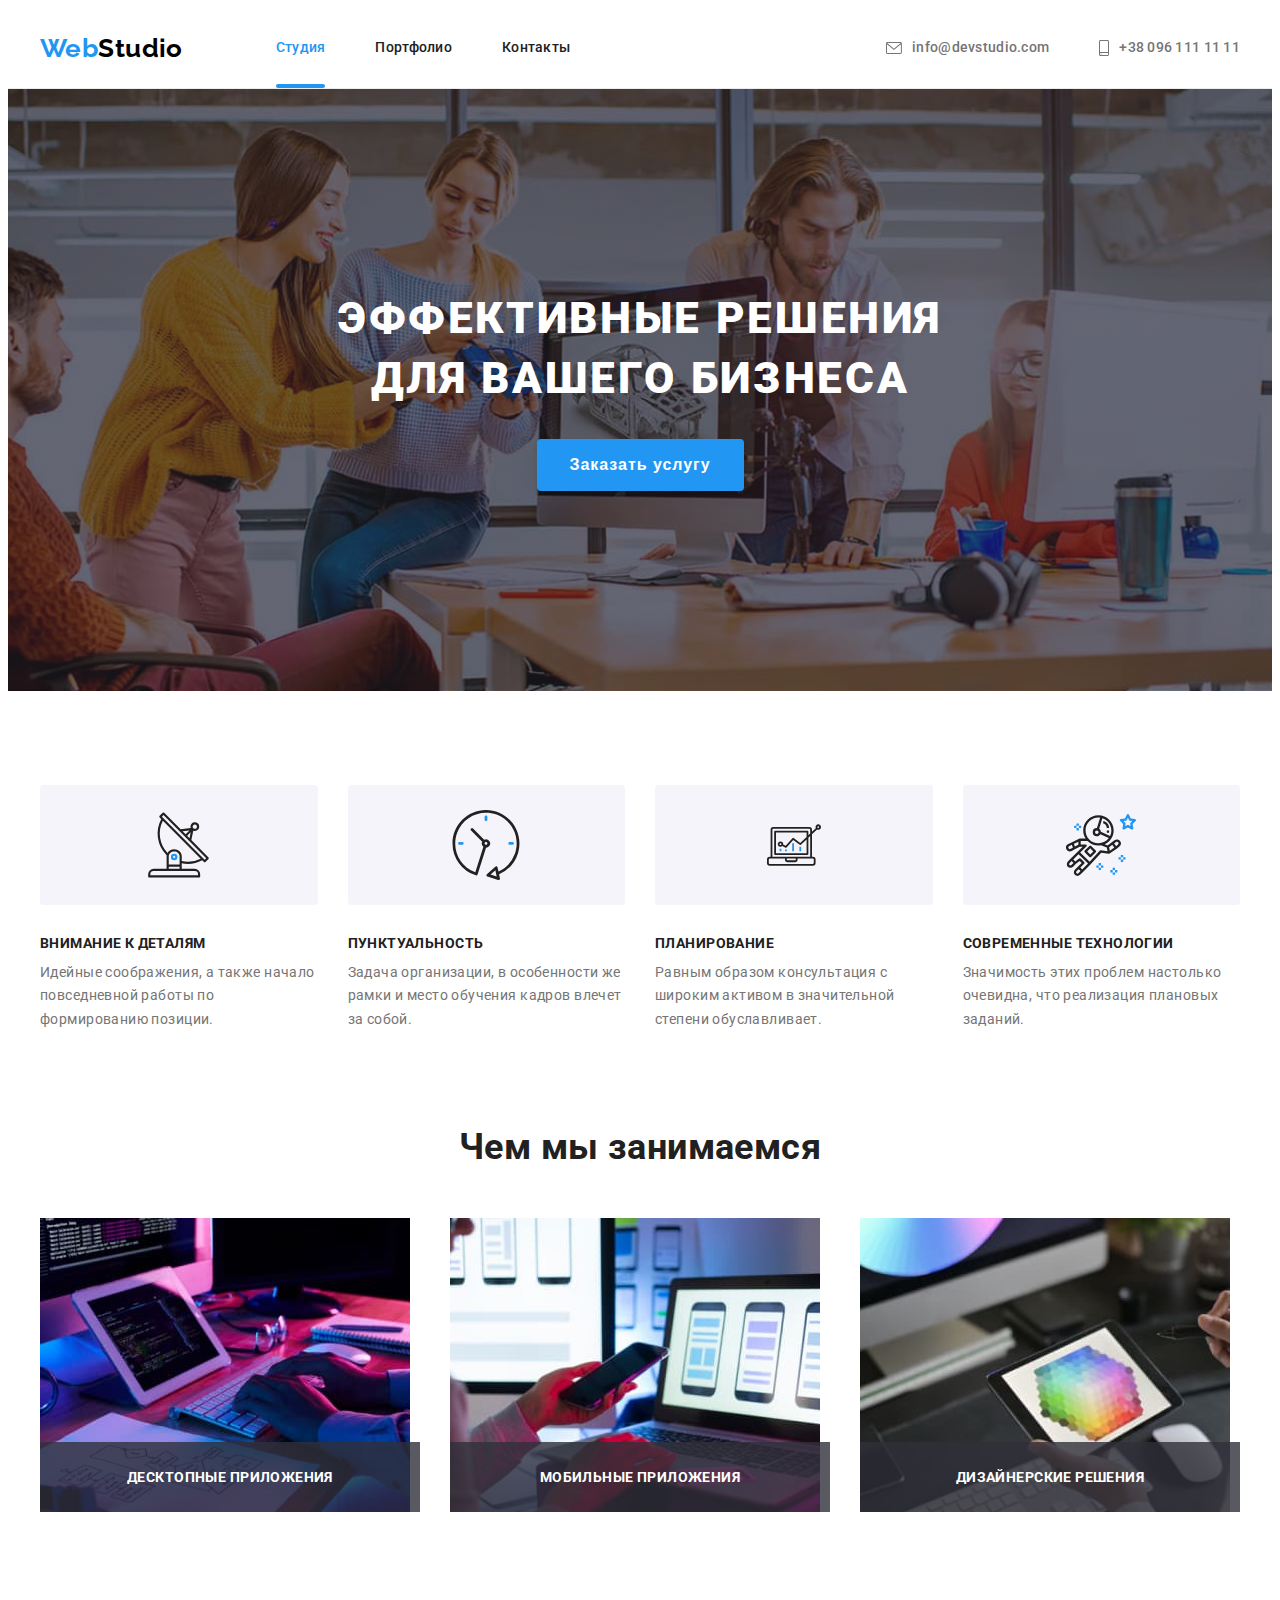
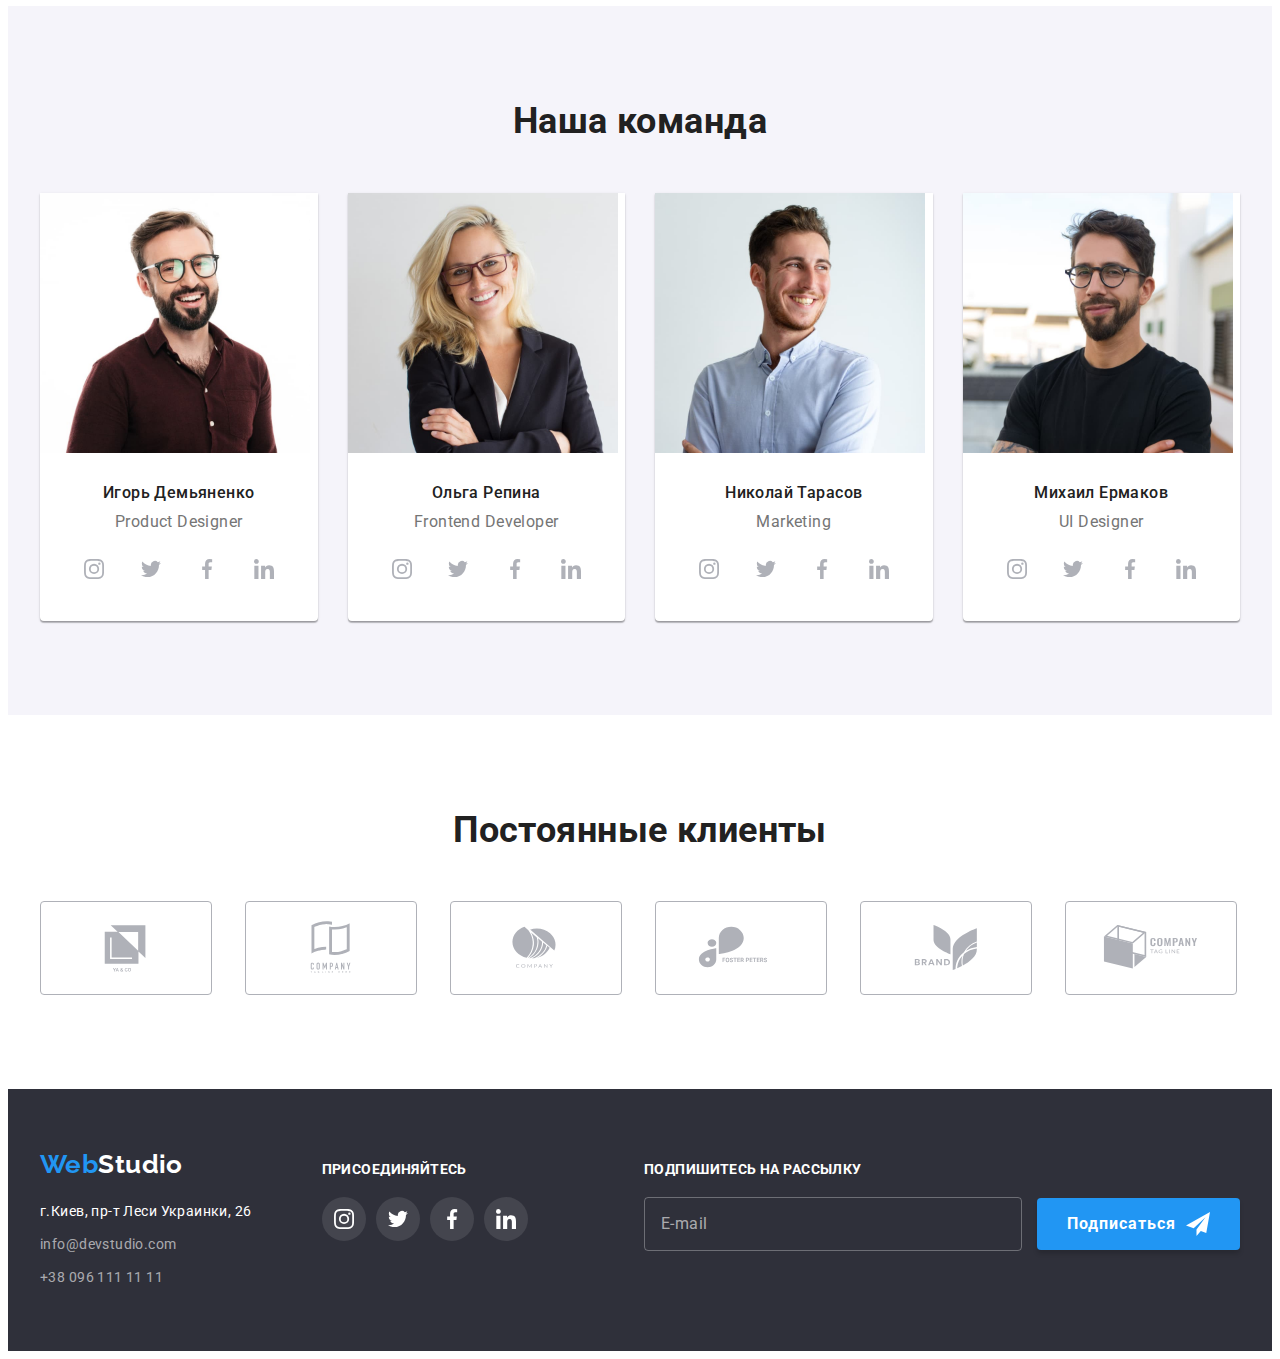
<file: index.html>
<!DOCTYPE html>
<html lang="ru">
  <head>
    <meta charset="UTF-8" />
    <meta http-equiv="X-UA-Compatible" content="IE=edge" />
    <meta name="viewport" content="width=device-width, initial-scale=1.0" />
    <title>Студия</title>
    <link
      rel="stylesheet"
      href="https://cdnjs.cloudflare.com/ajax/libs/modern-normalize/1.0.0/modern-normalize.min.css"
      integrity="sha512-ISS7cAi1PEhQ8jnbJpJZMd29NlhNj4AWYyLOSp2CE/CsHxTCu+r+t0D2yoJudVrd0/8fTVPUVDzY5Tvli75u/g=="
      crossorigin="anonymous"
    />
    <link rel="preconnect" href="https://fonts.gstatic.com" />
    <link
      href="https://fonts.googleapis.com/css2?family=Raleway:wght@700&family=Roboto:wght@400;500;700;900&display=swap"
      rel="stylesheet"
    />
    <link
      rel="stylesheet"
      href="https://cdnjs.cloudflare.com/ajax/libs/animate.css/4.1.1/animate.min.css"
    />
    <link rel="stylesheet" href="./css/main.min.css" />
  </head>
  <body>
    <!--Header page-->
    <header class="header">
      <div class="container header-container">
        <!--Navigation-->
        <nav class="header__nav">
          <!--Header logo-->
          <a class="logo header__logo common-links" href="./index.html" lang="en"
            ><span class="logo__web">Web</span>Studio</a
          >
          <!--Menu-->
          <ul class="menu common-lists">
            <li class="menu__item">
              <a class="menu__link common-links current" href="./index.html">Студия</a>
            </li>
            <li class="menu__item">
              <a class="menu__link common-links" href="./portfolio.html">Портфолио</a>
            </li>
            <li class="menu__item">
              <a class="menu__link common-links" href="">Контакты</a>
            </li>
          </ul>
        </nav>
        <!--Header contacts-->
        <ul class="contacts common-lists">
          <li class="contacts__mail">
            <a class="contacts__mail-link common-links" href="mailto:info@devstudio.com"
              ><svg class="contacts__mail-icon">
                <use href="./images/icons.svg#icon-envelope"></use>
              </svg>
              info@devstudio.com</a
            >
          </li>
          <li class="contacts__tel">
            <a class="contacts__tel-link common-links" href="tel:+380961111111">
              <svg class="contacts__tel-icon">
                <use href="./images/icons.svg#icon-smartphone"></use>
              </svg>
              +38 096 111 11 11
            </a>
          </li>
        </ul>
      </div>
    </header>
    <!--Main content-->
    <main class="main-content">
      <!--Hero-->
      <section class="hero">
        <div class="container">
          <h1 class="main-title">
            Эффективные решения <br />
            для вашего бизнеса
          </h1>
          <button class="order-button" type="button" data-modal-open>Заказать услугу</button>
        </div>
      </section>
      <!--Benefits company-->
      <section class="benefits-section section">
        <div class="container">
          <ul class="benefits-list common-lists">
            <li class="benefits-item icon-attention">
              <h3 class="benefits-title">Внимание к деталям</h3>
              <p class="benefits-text">
                Идейные соображения, а также начало повседневной работы по формированию позиции.
              </p>
            </li>
            <li class="benefits-item icon-punctuality">
              <h3 class="benefits-title">Пунктуальность</h3>
              <p class="benefits-text">
                Задача организации, в особенности же рамки и место обучения кадров влечет за собой.
              </p>
            </li>
            <li class="benefits-item icon-planning">
              <h3 class="benefits-title">Планирование</h3>
              <p class="benefits-text">
                Равным образом консультация с широким активом в значительной степени обуславливает.
              </p>
            </li>
            <li class="benefits-item icon-technologies">
              <h3 class="benefits-title">Современные технологии</h3>
              <p class="benefits-text">
                Значимость этих проблем настолько очевидна, что реализация плановых заданий.
              </p>
            </li>
          </ul>
        </div>
      </section>
      <!--Activities company-->
      <section class="activities section">
        <div class="container">
          <h2 class="activities-title">Чем мы занимаемся</h2>
          <ul class="activities-list common-lists">
            <li class="activities-item">
              <div class="activities-container-img">
                <img
                  src="./images/box1.jpg"
                  alt="написание кода на комьютере"
                  width="370"
                  height="294"
                />
                <h3 class="activities-title-img">Десктопные приложения</h3>
              </div>
            </li>
            <li class="activities-item">
              <div class="activities-container-img">
                <img
                  src="./images/box2.jpg"
                  alt="разработка интерфеса для мобильного устройства "
                  width="370"
                  height="294"
                />
                <h3 class="activities-title-img">Мобильные приложения</h3>
              </div>
            </li>
            <li class="activities-item">
              <div class="activities-container-img">
                <img
                  src="./images/box3.jpg"
                  alt="разработка графического дизайна на планшете"
                  width="370"
                  height="294"
                />
                <h3 class="activities-title-img">Дизайнерские решения</h3>
              </div>
            </li>
          </ul>
        </div>
      </section>
      <!--Team-->
      <section class="team section">
        <div class="container">
          <h2 class="team-title">Наша команда</h2>
          <ul class="team-list common-lists">
            <li class="team-item">
              <img src="./images/img1.jpg" alt="Фото Игорь Демьяненко" width="270" height="260" />
              <div class="team-item-content">
                <h4 class="name-title">Игорь Демьяненко</h4>
                <p class="position" lang="en">Product Designer</p>
                <ul class="social-list common-lists">
                  <li class="social-list-item">
                    <a href="" class="social-list-link common-links">
                      <svg class="social-list-icon">
                        <use href="./images/icons.svg#icon-instagram"></use>
                      </svg>
                    </a>
                  </li>
                  <li class="social-list-item">
                    <a href="" class="social-list-link common-links">
                      <svg class="social-list-icon">
                        <use href="./images/icons.svg#icon-twitter"></use>
                      </svg>
                    </a>
                  </li>
                  <li class="social-list-item">
                    <a href="" class="social-list-link common-links">
                      <svg class="social-list-icon">
                        <use href="./images/icons.svg#icon-facebook"></use>
                      </svg>
                    </a>
                  </li>
                  <li class="social-list-item">
                    <a href="" class="social-list-link common-links">
                      <svg class="social-list-icon">
                        <use href="./images/icons.svg#icon-linkedin"></use>
                      </svg>
                    </a>
                  </li>
                </ul>
              </div>
            </li>
            <li class="team-item">
              <img src="./images/img2.jpg" alt="Фото Ольга Репина" width="270" height="260" />
              <div class="team-item-content">
                <h4 class="name-title">Ольга Репина</h4>
                <p class="position" lang="en">Frontend Developer</p>
                <ul class="social-list common-lists">
                  <li class="social-list-item">
                    <a href="" class="social-list-link common-links">
                      <svg class="social-list-icon">
                        <use href="./images/icons.svg#icon-instagram"></use>
                      </svg>
                    </a>
                  </li>
                  <li class="social-list-item">
                    <a href="" class="social-list-link common-links">
                      <svg class="social-list-icon">
                        <use href="./images/icons.svg#icon-twitter"></use>
                      </svg>
                    </a>
                  </li>
                  <li class="social-list-item">
                    <a href="" class="social-list-link common-links">
                      <svg class="social-list-icon">
                        <use href="./images/icons.svg#icon-facebook"></use>
                      </svg>
                    </a>
                  </li>
                  <li class="social-list-item">
                    <a href="" class="social-list-link common-links">
                      <svg class="social-list-icon">
                        <use href="./images/icons.svg#icon-linkedin"></use>
                      </svg>
                    </a>
                  </li>
                </ul>
              </div>
            </li>
            <li class="team-item">
              <img src="./images/img3.jpg" alt="Фото Николай Тарасов" width="270" height="260" />
              <div class="team-item-content">
                <h4 class="name-title">Николай Тарасов</h4>
                <p class="position" lang="en">Marketing</p>
                <ul class="social-list common-lists">
                  <li class="social-list-item">
                    <a href="" class="social-list-link common-links">
                      <svg class="social-list-icon">
                        <use href="./images/icons.svg#icon-instagram"></use>
                      </svg>
                    </a>
                  </li>
                  <li class="social-list-item">
                    <a href="" class="social-list-link common-links">
                      <svg class="social-list-icon">
                        <use href="./images/icons.svg#icon-twitter"></use>
                      </svg>
                    </a>
                  </li>
                  <li class="social-list-item">
                    <a href="" class="social-list-link common-links">
                      <svg class="social-list-icon">
                        <use href="./images/icons.svg#icon-facebook"></use>
                      </svg>
                    </a>
                  </li>
                  <li class="social-list-item">
                    <a href="" class="social-list-link common-links">
                      <svg class="social-list-icon">
                        <use href="./images/icons.svg#icon-linkedin"></use>
                      </svg>
                    </a>
                  </li>
                </ul>
              </div>
            </li>
            <li class="team-item">
              <img src="./images/img4.jpg" alt="Фото Михаил Ермаков" width="270" height="260" />
              <div class="team-item-content">
                <h4 class="name-title">Михаил Ермаков</h4>
                <p class="position" lang="en">UI Designer</p>
                <ul class="social-list common-lists">
                  <li class="social-list-item">
                    <a href="" class="social-list-link common-links">
                      <svg class="social-list-icon">
                        <use href="./images/icons.svg#icon-instagram"></use>
                      </svg>
                    </a>
                  </li>
                  <li class="social-list-item">
                    <a href="" class="social-list-link common-links">
                      <svg class="social-list-icon">
                        <use href="./images/icons.svg#icon-twitter"></use>
                      </svg>
                    </a>
                  </li>
                  <li class="social-list-item">
                    <a href="" class="social-list-link common-links">
                      <svg class="social-list-icon">
                        <use href="./images/icons.svg#icon-facebook"></use>
                      </svg>
                    </a>
                  </li>
                  <li class="social-list-item">
                    <a href="" class="social-list-link common-links">
                      <svg class="social-list-icon">
                        <use href="./images/icons.svg#icon-linkedin"></use>
                      </svg>
                    </a>
                  </li>
                </ul>
              </div>
            </li>
          </ul>
        </div>
      </section>
      <section class="client section">
        <div class="container">
          <h2 class="client-title">Постоянные клиенты</h2>
          <ul class="client-list common-lists">
            <li class="client-item">
              <a class="client-list-link common-links" href="">
                <svg class="client-list-icon">
                  <use href="./images/icons.svg#icon-logo"></use>
                </svg>
              </a>
            </li>
            <li class="client-item">
              <a class="client-list-link common-links" href="">
                <svg class="client-list-icon">
                  <use href="./images/icons.svg#icon-logo-1"></use>
                </svg>
              </a>
            </li>
            <li class="client-item">
              <a class="client-list-link common-links" href="">
                <svg class="client-list-icon">
                  <use href="./images/icons.svg#icon-logo-2"></use>
                </svg>
              </a>
            </li>
            <li class="client-item">
              <a class="client-list-link common-links" href="">
                <svg class="client-list-icon">
                  <use href="./images/icons.svg#icon-logo-3"></use>
                </svg>
              </a>
            </li>
            <li class="client-item">
              <a class="client-list-link common-links" href="">
                <svg class="client-list-icon">
                  <use href="./images/icons.svg#icon-logo-4"></use>
                </svg>
              </a>
            </li>
            <li class="client-item">
              <a class="client-list-link common-links" href="">
                <svg class="client-list-icon">
                  <use href="./images/icons.svg#icon-logo-5"></use>
                </svg>
              </a>
            </li>
          </ul>
        </div>
      </section>
    </main>
    <!--Footer-->
    <footer class="footer">
      <div class="container flex-footer">
        <!--Footer logo-->
        <div class="footer__list">
          <a class="logo footer__logo common-links" href="./index.html" lang="en"
            ><span class="logo__web">Web</span>Studio</a
          >
          <!--Address-->

          <address class="address-section">
            <ul class="address common-lists">
              <li class="address__item">
                <a
                  class="address__map common-links"
                  href="https://www.google.com/maps/d/viewer?msa=0&mid=10uSM3H-mIU3GznYo2szRIEphczw&ll=50.42707410898921%2C30.53826807734482&z=17"
                  target="_blank"
                  rel="noopener noreferrer"
                  >г.Киев, пр-т Леси Украинки, 26
                </a>
              </li>
              <li class="address__item">
                <a class="address__mail common-links" href="mailto:info@devstudio.com"
                  >info@devstudio.com</a
                >
              </li>
              <li class="address__item">
                <a class="address__tel common-links" href="tel:+380961111111">+38 096 111 11 11</a>
              </li>
            </ul>
          </address>
        </div>
        <div class="invitation-social">
          <b class="invitation-title">Присоединяйтесь</b>
          <ul class="invitation common-lists">
            <li class="invitation__social-item">
              <a class="invitation__social-link common-links" href="">
                <svg class="invitation__social-icon">
                  <use href="./images/icons.svg#icon-instagram"></use>
                </svg>
              </a>
            </li>
            <li class="invitation__social-item">
              <a class="invitation__social-link common-links" href="">
                <svg class="invitation__social-icon">
                  <use href="./images/icons.svg#icon-twitter"></use>
                </svg>
              </a>
            </li>
            <li class="invitation__social-item">
              <a class="invitation__social-link common-links" href="">
                <svg class="invitation__social-icon">
                  <use href="./images/icons.svg#icon-facebook"></use>
                </svg>
              </a>
            </li>

            <li class="invitation__social-item">
              <a class="invitation__social-link common-links" href="">
                <svg class="invitation__social-icon">
                  <use href="./images/icons.svg#icon-linkedin"></use>
                </svg>
              </a>
            </li>
          </ul>
        </div>
        <div class="subscribe-footer-container">
          <b class="subscribe-title">Подпишитесь на рассылку</b>
          <form class="subscribe">
            <input
              type="email"
              name="subscribe-user-email"
              placeholder="E-mail"
              required
              class="subscribe__input"
            />
            <button type="submit" class="subscribe__button">
              Подписаться
              <svg class="subscribe__button-icon">
                <use href="./images/icons.svg#icon-plane-icon"></use>
              </svg>
            </button>
          </form>
        </div>
      </div>
    </footer>
    <!--Modal window-->
    <div class="backdrop is-hidden" data-modal>
      <div class="modal">
        <button class="modal-close-btn" type="button" data-modal-close>
          <svg class="modal-close-icon">
            <use href="./images/icons.svg#icon-close-black"></use>
          </svg>
        </button>
        <!--Modal form-->
        <form action="#" class="modal-form">
          <p class="modal-form-head">Оставьте свои данные, мы вам перезвоним</p>
          <label class="modal-form-fild"
            >Имя
            <span class="modal-form-input-wrapper">
              <input type="text" name="user-name" minlength="3" required class="modal-form-input" />
              <svg class="modal-form-name-icon">
                <use href="./images/icons.svg#icon-person-black"></use>
              </svg>
            </span>
          </label>
          <label class="modal-form-fild"
            >Телефон
            <span class="modal-form-input-wrapper">
              <input
                type="tel"
                name="user-tel"
                pattern="[0-9]{3}-[0-9]{3}-[0-9]{2}-[0-9]{2}"
                title="093-111-11-11"
                required
                class="modal-form-input"
              />
              <svg class="modal-form-name-icon">
                <use href="./images/icons.svg#icon-phone-black"></use>
              </svg>
            </span>
          </label>
          <label class="modal-form-fild"
            >Почта
            <span class="modal-form-input-wrapper">
              <input type="email" name="user-email" required class="modal-form-input" />
              <svg class="modal-form-name-icon">
                <use href="./images/icons.svg#icon-email-black"></use>
              </svg>
            </span>
          </label>
          <label class="modal-form-fild"
            >Комментарий
            <textarea
              name="user-comment"
              placeholder="Введите текст"
              class="modal-form-comment"
            ></textarea>
          </label>
          <input
            type="checkbox"
            name="user-policy"
            id="checkbox-policy"
            required
            class="modal-form-checkbox visually-hidden"
          />
          <label class="modal-form-policy" for="checkbox-policy"
            >Соглашаюсь с рассылкой и принимаю
            <a class="modal-form-link" href="#">Условия договора</a>
          </label>
          <button type="submit" class="modal-form-btn">Отправить</button>
        </form>
      </div>
    </div>
    <script src="./js/modal.js"></script>
  </body>
</html>
</file>
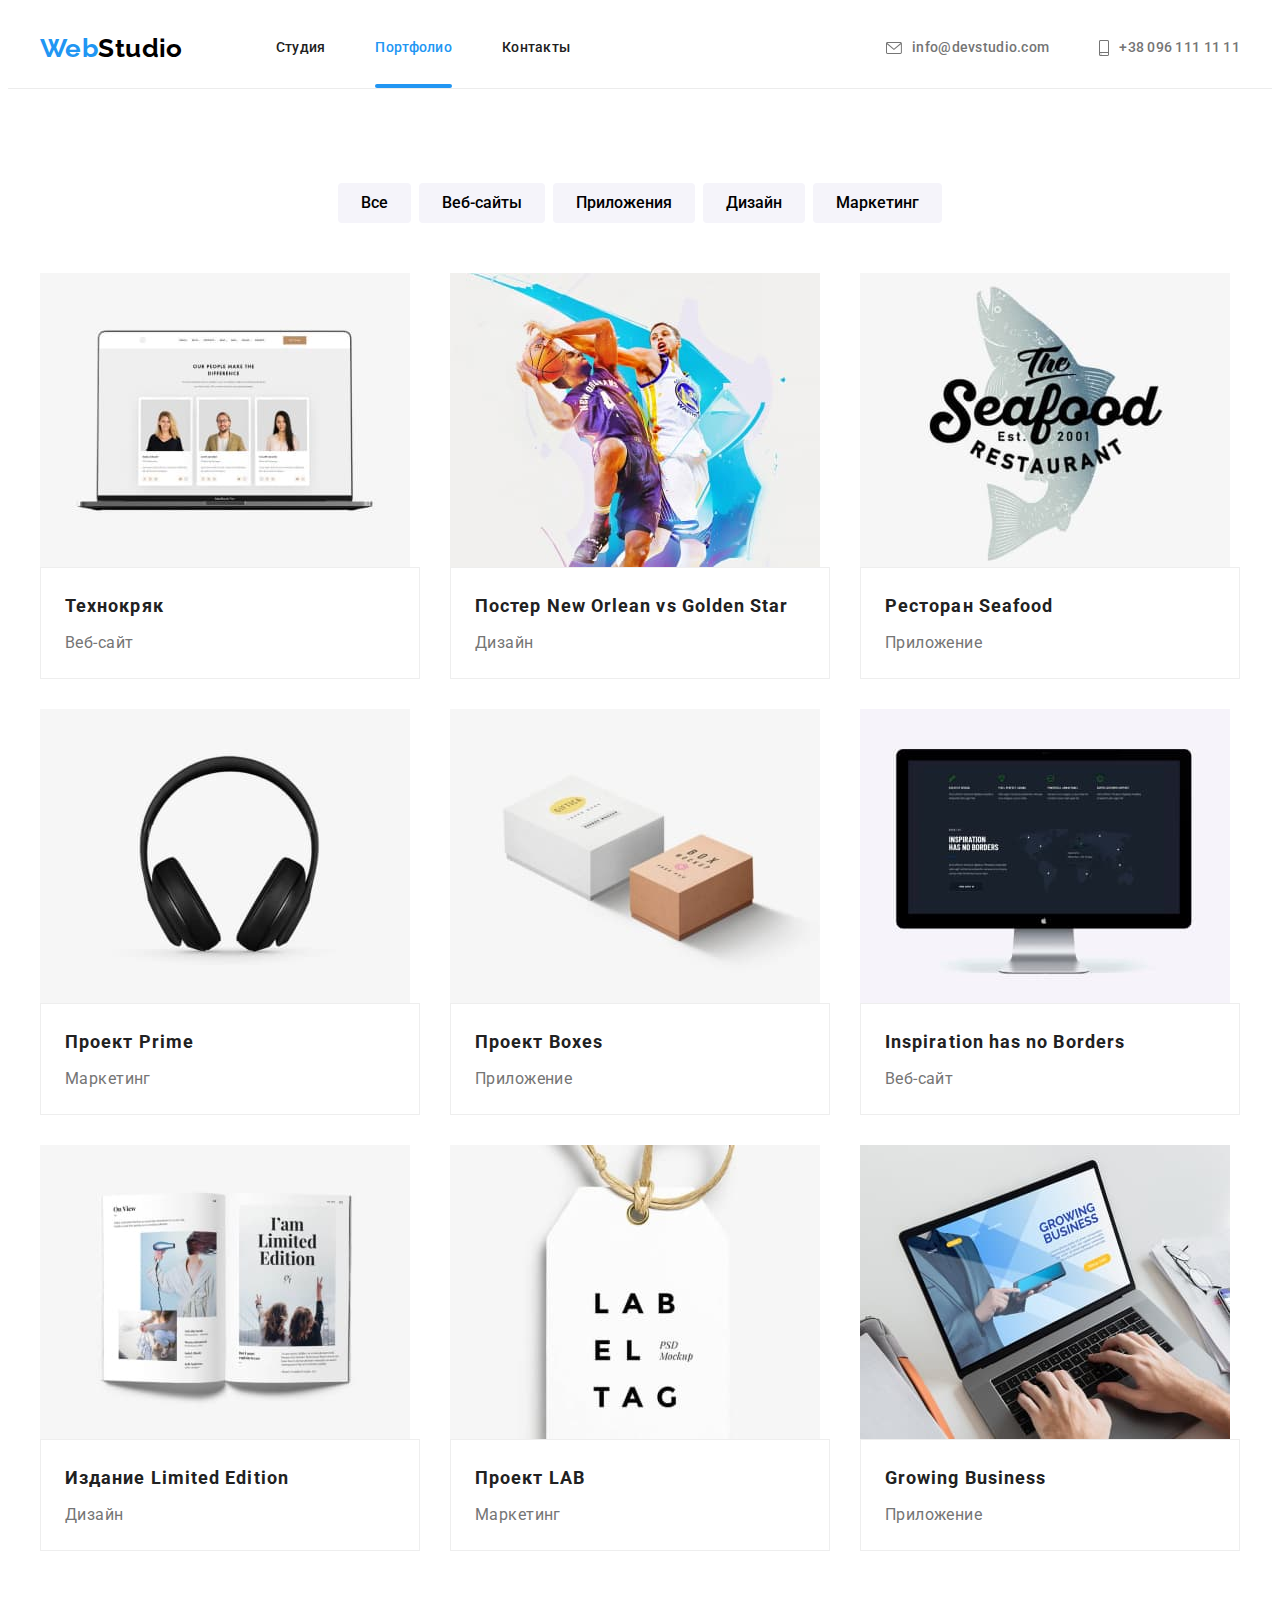
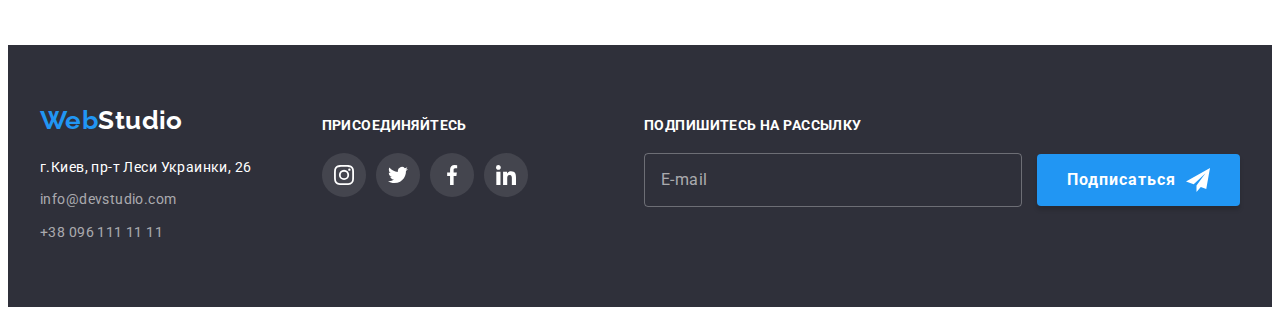
<file: portfolio.html>
<!DOCTYPE html>
<html lang="ru">
  <head>
    <meta charset="UTF-8" />
    <meta http-equiv="X-UA-Compatible" content="IE=edge" />
    <meta name="viewport" content="width=device-width, initial-scale=1.0" />
    <title>Портфолио</title>
    <link
      rel="stylesheet"
      href="https://cdnjs.cloudflare.com/ajax/libs/modern-normalize/1.0.0/modern-normalize.min.css"
      integrity="sha512-ISS7cAi1PEhQ8jnbJpJZMd29NlhNj4AWYyLOSp2CE/CsHxTCu+r+t0D2yoJudVrd0/8fTVPUVDzY5Tvli75u/g=="
      crossorigin="anonymous"
    />
    <link rel="preconnect" href="https://fonts.gstatic.com" />
    <link
      href="https://fonts.googleapis.com/css2?family=Raleway:wght@700&family=Roboto:wght@400;500;700;900&display=swap"
      rel="stylesheet"
    />
    <link rel="stylesheet" href="./css/main.min.css" />
  </head>
  <body>
    <!--Header page-->
    <header class="header">
      <div class="container header-container">
        <!--Navigation-->
        <nav class="header__nav">
          <!--Header logo-->
          <a class="logo header__logo common-links" href="./index.html" lang="en"
            ><span class="logo__web">Web</span>Studio</a
          >
          <!--Menu-->
          <ul class="menu common-lists">
            <li class="menu__item">
              <a class="menu__link common-links" href="./index.html">Студия</a>
            </li>
            <li class="menu__item">
              <a class="menu__link common-links current" href="./portfolio.html">Портфолио</a>
            </li>
            <li class="menu__item"><a class="menu__link common-links" href="">Контакты</a></li>
          </ul>
        </nav>
        <!--Header contacts-->
        <ul class="contacts common-lists">
          <li class="contacts__mail">
            <a class="contacts__mail-link common-links" href="mailto:info@devstudio.com"
              ><svg class="contacts__mail-icon">
                <use href="./images/icons.svg#icon-envelope"></use>
              </svg>
              info@devstudio.com</a
            >
          </li>
          <li class="contacts__tel">
            <a class="contacts__tel-link common-links" href="tel:+380961111111">
              <svg class="contacts__tel-icon">
                <use href="./images/icons.svg#icon-smartphone"></use>
              </svg>
              +38 096 111 11 11
            </a>
          </li>
        </ul>
      </div>
    </header>
    <!--Main portfolio content-->
    <main class="main-portfilio-content">
      <section class="portfolio-section section">
        <div class="container">
          <h1 hidden>Портфолио</h1>
          <!--Button list-->
          <ul class="button-list common-lists">
            <li class="button-item"><button type="button" class="button-porfolio">Все</button></li>
            <li class="button-item">
              <button type="button" class="button-porfolio">Веб-сайты</button>
            </li>
            <li class="button-item">
              <button type="button" class="button-porfolio">Приложения</button>
            </li>
            <li class="button-item">
              <button type="button" class="button-porfolio">Дизайн</button>
            </li>
            <li class="button-item">
              <button type="button" class="button-porfolio">Маркетинг</button>
            </li>
          </ul>
          <!--Projects list-->
          <ul class="projects-list common-lists">
            <li class="projects-item">
              <a href="" class="projects-link-wrapper common-links">
                <div class="projects-link-img">
                  <img
                    src="./images/portfolio1.jpg"
                    alt="фото наших сотрудников"
                    width="370"
                    height="294"
                  />
                  <p class="overlay">
                    Технокряк это современная площадка распространения коронавируса. Компании
                    используют эту платформу для цифрового шпионажа и атак на защищённые сервера
                    конкурентов.
                  </p>
                </div>

                <div class="projects-item-content">
                  <h2 class="projects-title">Технокряк</h2>
                  <p class="projects-text">Веб-сайт</p>
                </div>
              </a>
            </li>
            <li class="projects-item">
              <a href="" class="projects-link-wrapper common-links">
                <div class="projects-link-img">
                  <img
                    src="./images/portfolio2.jpg"
                    alt="играют в баскетбол"
                    width="370"
                    height="294"
                  />
                  <p class="overlay">
                    Технокряк это современная площадка распространения коронавируса. Компании
                    используют эту платформу для цифрового шпионажа и атак на защищённые сервера
                    конкурентов.
                  </p>
                </div>
                <div class="projects-item-content">
                  <h2 class="projects-title">
                    Постер <span lang="en">New Orlean vs Golden Star</span>
                  </h2>
                  <p class="projects-text">Дизайн</p>
                </div>
              </a>
            </li>
            <li class="projects-item">
              <a href="" class="projects-link-wrapper common-links">
                <div class="projects-link-img">
                  <img
                    src="./images/portfolio3.jpg"
                    alt="логотип ресторана"
                    width="370"
                    height="294"
                  />
                  <p class="overlay">
                    Технокряк это современная площадка распространения коронавируса. Компании
                    используют эту платформу для цифрового шпионажа и атак на защищённые сервера
                    конкурентов.
                  </p>
                </div>
                <div class="projects-item-content">
                  <h2 class="projects-title">Ресторан <span lang="en">Seafood</span></h2>
                  <p class="projects-text">Приложение</p>
                </div>
              </a>
            </li>
            <li class="projects-item">
              <a href="" class="projects-link-wrapper common-links">
                <div class="projects-link-img">
                  <img src="./images/portfolio4.jpg" alt="наушники" width="370" height="294" />
                  <p class="overlay">
                    Технокряк это современная площадка распространения коронавируса. Компании
                    используют эту платформу для цифрового шпионажа и атак на защищённые сервера
                    конкурентов.
                  </p>
                </div>
                <div class="projects-item-content">
                  <h2 class="projects-title">Проект <span lang="en">Prime</span></h2>
                  <p class="projects-text">Маркетинг</p>
                </div>
              </a>
            </li>
            <li class="projects-item">
              <a href="" class="projects-link-wrapper common-links">
                <div class="projects-link-img">
                  <img src="./images/portfolio5.jpg" alt="коробочки" width="370" height="294" />
                  <p class="overlay">
                    Технокряк это современная площадка распространения коронавируса. Компании
                    используют эту платформу для цифрового шпионажа и атак на защищённые сервера
                    конкурентов.
                  </p>
                </div>
                <div class="projects-item-content">
                  <h2 class="projects-title">Проект <span lang="en">Boxes</span></h2>
                  <p class="projects-text">Приложение</p>
                </div>
              </a>
            </li>
            <li class="projects-item">
              <a href="" class="projects-link-wrapper common-links">
                <div class="projects-link-img">
                  <img src="./images/portfolio6.jpg" alt="монитор" width="370" height="294" />
                  <p class="overlay">
                    Технокряк это современная площадка распространения коронавируса. Компании
                    используют эту платформу для цифрового шпионажа и атак на защищённые сервера
                    конкурентов.
                  </p>
                </div>
                <div class="projects-item-content">
                  <h2 class="projects-title" lang="en">Inspiration has no Borders</h2>
                  <p class="projects-text">Веб-сайт</p>
                </div>
              </a>
            </li>
            <li class="projects-item">
              <a href="" class="projects-link-wrapper common-links">
                <div class="projects-link-img">
                  <img src="./images/portfolio7.jpg" alt="журнал" width="370" height="294" />
                  <p class="overlay">
                    Технокряк это современная площадка распространения коронавируса. Компании
                    используют эту платформу для цифрового шпионажа и атак на защищённые сервера
                    конкурентов.
                  </p>
                </div>
                <div class="projects-item-content">
                  <h2 class="projects-title">Издание <span lang="en">Limited Edition</span></h2>
                  <p class="projects-text">Дизайн</p>
                </div>
              </a>
            </li>
            <li class="projects-item">
              <a href="" class="projects-link-wrapper common-links">
                <div class="projects-link-img">
                  <img src="./images/portfolio8.jpg" alt="бирка проекта" width="370" height="294" />
                  <p class="overlay">
                    Технокряк это современная площадка распространения коронавируса. Компании
                    используют эту платформу для цифрового шпионажа и атак на защищённые сервера
                    конкурентов.
                  </p>
                </div>
                <div class="projects-item-content">
                  <h2 class="projects-title">Проект <span lang="en">LAB</span></h2>
                  <p class="projects-text">Маркетинг</p>
                </div>
              </a>
            </li>
            <li class="projects-item">
              <a href="" class="projects-link-wrapper common-links">
                <div class="projects-link-img">
                  <img
                    src="./images/portfolio9.jpg"
                    alt="работа на ноутбуке"
                    width="370"
                    height="294"
                  />
                  <p class="overlay">
                    Технокряк это современная площадка распространения коронавируса. Компании
                    используют эту платформу для цифрового шпионажа и атак на защищённые сервера
                    конкурентов.
                  </p>
                </div>
                <div class="projects-item-content">
                  <h2 class="projects-title" lang="en">Growing Business</h2>
                  <p class="projects-text">Приложение</p>
                </div>
              </a>
            </li>
          </ul>
        </div>
      </section>
    </main>
    <!--Footer-->
    <footer class="footer">
      <div class="container flex-footer">
        <!--Footer logo-->
        <div class="footer__list">
          <a class="logo footer__logo common-links" href="./index.html" lang="en"
            ><span class="logo__web">Web</span>Studio</a
          >
          <!--Address-->

          <address class="address-section">
            <ul class="address common-lists">
              <li class="address__item">
                <a
                  class="address__map common-links"
                  href="https://www.google.com/maps/d/viewer?msa=0&mid=10uSM3H-mIU3GznYo2szRIEphczw&ll=50.42707410898921%2C30.53826807734482&z=17"
                  target="_blank"
                  rel="noopener noreferrer"
                  >г.Киев, пр-т Леси Украинки, 26
                </a>
              </li>
              <li class="address__item">
                <a class="address__mail common-links" href="mailto:info@devstudio.com"
                  >info@devstudio.com</a
                >
              </li>
              <li class="address__item">
                <a class="address__tel common-links" href="tel:+380961111111">+38 096 111 11 11</a>
              </li>
            </ul>
          </address>
        </div>
        <div class="invitation-social">
          <h5 class="invitation-title">Присоединяйтесь</h5>
          <ul class="invitation common-lists">
            <li class="invitation__social-item">
              <a class="invitation__social-link common-links" href="">
                <svg class="invitation__social-icon">
                  <use href="./images/icons.svg#icon-instagram"></use>
                </svg>
              </a>
            </li>
            <li class="invitation__social-item">
              <a class="invitation__social-link common-links" href="">
                <svg class="invitation__social-icon">
                  <use href="./images/icons.svg#icon-twitter"></use>
                </svg>
              </a>
            </li>
            <li class="invitation__social-item">
              <a class="invitation__social-link common-links" href="">
                <svg class="invitation__social-icon">
                  <use href="./images/icons.svg#icon-facebook"></use>
                </svg>
              </a>
            </li>

            <li class="invitation__social-item">
              <a class="invitation__social-link common-links" href="">
                <svg class="invitation__social-icon">
                  <use href="./images/icons.svg#icon-linkedin"></use>
                </svg>
              </a>
            </li>
          </ul>
        </div>
        <div class="subscribe-footer-container">
          <b class="subscribe-title">Подпишитесь на рассылку</b>
          <form class="subscribe">
            <input
              type="email"
              name="subscribe-user-email"
              placeholder="E-mail"
              required
              class="subscribe__input"
            />
            <button type="submit" class="subscribe__button">
              Подписаться
              <svg class="subscribe__button-icon">
                <use href="./images/icons.svg#icon-plane-icon"></use>
              </svg>
            </button>
          </form>
        </div>
      </div>
    </footer>
  </body>
</html>
</file>
<file: css/main.min.css>
:root{--accent-color: #2196f3;--main-font: Roboto, sans-serif;--secondary-font: Raleway, sans-serif;--main-color: #212121;--secondary-color: #757575;--title-text-color: #ffffff}.visually-hidden{position:absolute !important;clip:rect(1px 1px 1px 1px);clip:rect(1px, 1px, 1px, 1px);padding:0 !important;border:0 !important;height:1px !important;width:1px !important;overflow:hidden}.social-list-link,.modal-close-btn,.header-container,.header__nav,.menu,.contacts,.contacts__mail-link,.contacts__tel-link,.order-button,.activities-title-img,.client-list-link,.invitation__social-link{display:flex;align-items:center}h1,h2,h3,h4,h5,h6,p{margin-top:0;margin-bottom:0}ol,ul{margin-top:0;margin-bottom:0;padding-left:0}img{display:block}.common-lists{list-style:none}.common-links{text-decoration:none}body{font-family:var(--main-font);color:var(--main-color);letter-spacing:0.03em;font-size:14px}.section{padding-top:94px;padding-bottom:94px}.container{width:1200px;padding-left:15px;padding-right:15px;margin:0 auto}.modal-form-btn{font-family:var(--main-font);font-style:normal;font-weight:700;font-size:16px;line-height:30px;display:flex;align-items:center;text-align:center;letter-spacing:0.06em;padding:10px 55px;margin-left:auto;margin-right:auto;margin-top:30px;color:var(--title-text-color);background-color:#2196f3;box-shadow:0px 4px 4px rgba(0,0,0,0.15);border-radius:4px;border:1px solid transparent;cursor:pointer;transition:background-color 250ms cubic-bezier(0.4, 0, 0.2, 1)}.modal-form-btn:hover,.modal-form-btn:focus{background-color:#188ce8}.social-list{display:flex;justify-content:space-between}.social-list-link{justify-content:center;width:44px;height:44px;background-color:#ffffff;border-radius:50%;transition:250ms cubic-bezier(0.4, 0, 0.2, 1)}.social-list-link:hover,.social-list-link:focus{background-color:var(--accent-color)}.social-list-icon{width:20px;height:20px;fill:#afb1b8}.social-list-link:hover .social-list-icon,.social-list-link:focus .social-list-icon{fill:#ffffff}.backdrop{position:fixed;top:0;left:0;width:100%;height:100%;z-index:100;background:rgba(0,0,0,0.2);transition:opacity 250ms cubic-bezier(0.4, 0, 0.2, 1),visibility 250ms cubic-bezier(0.4, 0, 0.2, 1)}.is-hidden{opacity:0;visibility:hidden;pointer-events:none}.modal{position:absolute;width:528px;height:581px;top:50%;left:50%;padding:40px;transform:translate(-50%, -50%);background:#ffffff;box-shadow:0px 1px 3px rgba(0,0,0,0.12),0px 1px 1px rgba(0,0,0,0.14),0px 2px 1px rgba(0,0,0,0.2);border-radius:4px}.modal-close-btn{position:absolute;justify-content:center;top:8px;right:8px;width:30px;height:30px;border-radius:50%;padding:0;background:#ffffff;border:1px solid rgba(0,0,0,0.1);cursor:pointer}.modal-close-icon{fill:#000000;width:18px;height:18px;transition:fill 250ms cubic-bezier(0.4, 0, 0.2, 1)}.modal-close-btn:hover .modal-close-icon{fill:var(--accent-color)}.modal-form{display:flex;flex-direction:column}.modal-form-head{font-family:var(--main-font);font-style:normal;font-weight:bold;font-size:20px;line-height:23px;text-align:center;letter-spacing:0.03em;color:var(--main-color);margin-bottom:12px;width:100%}.modal-form-fild{font-family:var(--main-font);font-style:normal;font-weight:normal;font-size:12px;line-height:14px;letter-spacing:0.01em;color:var(--secondary-color)}.modal-form-input-wrapper{position:relative;display:block;margin-top:4px;margin-bottom:10px}.modal-form-input{font-family:var(--main-font);font-style:normal;font-weight:normal;font-size:14px;line-height:16px;letter-spacing:0.01em;width:100%;height:40px;padding-left:42px;border:1px solid rgba(33,33,33,0.2);box-sizing:border-box;border-radius:4px;transition:border-color 250ms cubic-bezier(0.4, 0, 0.2, 1);cursor:pointer}.modal-form-input:focus{border-color:var(--accent-color);outline:none}.modal-form-name-icon{position:absolute;width:18px;height:18px;top:50%;left:12px;transform:translateY(-50%);transition:fill 250ms cubic-bezier(0.4, 0, 0.2, 1);cursor:pointer}.modal-form-input:focus+.modal-form-name-icon{fill:var(--accent-color)}.modal-form-comment{font-family:var(--main-font);font-style:normal;font-weight:normal;font-size:14px;line-height:16px;letter-spacing:0.01em;width:100%;height:120px;border:1px solid rgba(33,33,33,0.2);border-radius:4px;padding:12px 16px;resize:none;cursor:pointer;margin-top:4px;margin-bottom:20px;transition:border-color 250ms cubic-bezier(0.4, 0, 0.2, 1)}.modal-form-comment::placeholder{font-family:var(--main-font);font-style:normal;font-weight:normal;font-size:14px;line-height:16px;letter-spacing:0.01em;color:rgba(117,117,117,0.5)}.modal-form-comment:focus{border-color:var(--accent-color);outline:none}.modal-form-policy{font-family:var(--main-font);text-align:center;font-style:normal;font-weight:normal;font-size:14px;line-height:24px;letter-spacing:0.03em;color:#757575}.modal-form-policy::before{display:inline-block;vertical-align:middle;content:'';width:16px;height:15px;border:2px solid var(--main-color);border-radius:2px;cursor:pointer;margin-right:7px}.modal-form-checkbox:checked+.modal-form-policy::before{background-image:url(../images/icon-check.svg);background-position:center;border-color:var(--accent-color)}.modal-form-checkbox:focus+.modal-form-policy::before{border:2px solid var(--accent-color)}.modal-form-link{color:var(--accent-color)}.header{border-bottom:1px solid #ececec}.logo{font-family:var(--secondary-font);font-style:normal;font-weight:700;font-size:26px;line-height:1.19}.logo__web{color:var(--accent-color)}.header__logo{color:#000000;margin-right:93px}.menu__item:not(:last-child){margin-right:50px}.menu__link{position:relative;display:inline-flex;padding-top:32px;padding-bottom:32px;font-style:normal;font-weight:500;line-height:1.14;letter-spacing:0.02em;color:var(--main-color);transition:color 250ms cubic-bezier(0.4, 0, 0.2, 1)}.menu__link:hover,.menu__link:focus{color:var(--accent-color)}.menu__link.current{color:var(--accent-color)}.menu__link.current::after{position:absolute;display:inline-block;content:'';width:100%;height:4px;bottom:0;left:0;background:var(--accent-color);border-radius:2px;animation:blue-line-header 250ms cubic-bezier(0.4, 0, 0.2, 1)}.current::after{position:absolute;display:inline-block;content:'';width:100%;height:4px;bottom:0;left:0;background:var(--accent-color);border-radius:2px;animation:blue-line-header 250ms cubic-bezier(0.4, 0, 0.2, 1)}.contacts{margin-left:auto}.contacts__mail{margin-right:50px}.contacts__mail-link{font-style:normal;font-weight:500;line-height:1.14;letter-spacing:0.02em;color:var(--secondary-color);transition:color 250ms cubic-bezier(0.4, 0, 0.2, 1)}.contacts__mail-link:hover,.contacts__mail-link:focus{color:var(--accent-color)}.contacts__tel-link{font-style:normal;font-weight:500;line-height:1.14;letter-spacing:0.02em;color:var(--secondary-color);transition:color 250ms cubic-bezier(0.4, 0, 0.2, 1)}.contacts__tel-link:hover,.contacts__tel-link:focus{color:var(--accent-color)}.contacts__mail-icon{width:16px;height:12px;margin-right:10px;fill:currentColor}.contacts__tel-icon{width:10px;height:16px;margin-right:10px;fill:currentColor;background-size:contain}.hero{background-color:#2f303a;padding-top:200px;padding-bottom:200px;max-height:600px;max-width:1600px;background-image:linear-gradient(rgba(47,48,58,0.4), rgba(47,48,58,0.4)),url(../images/Img-hero.jpg);background-repeat:no-repeat;background-position:center;background-size:cover;margin:0 auto}.main-title{font-style:normal;font-weight:900;font-size:44px;line-height:1.36;text-align:center;letter-spacing:0.06em;text-transform:uppercase;color:var(--title-text-color);margin-bottom:30px}.order-button{font-style:normal;font-weight:700;font-size:16px;line-height:1.87;text-align:center;letter-spacing:0.06em;color:var(--title-text-color);background-color:var(--accent-color);box-shadow:0px 4px 4px rgba(0,0,0,0.15);border-radius:4px;cursor:pointer;padding:10px 32px;margin-left:auto;margin-right:auto;border:1px solid transparent}.order-button:hover,.order-button:focus{background-color:#188ce8}.benefits-section{padding-bottom:0px}.benefits-list{display:flex;flex-wrap:wrap;margin-top:-30px;margin-left:-30px}.benefits-item{flex-basis:calc((100% - 120px) / 4);margin-top:30px;margin-left:30px}.benefits-item::before{display:block;content:'';height:120px;background-color:#f5f4fa;border-radius:4px;background-size:contain;background-repeat:no-repeat;background-position:center}.benefits-item.icon-attention::before{background-image:url(../images/antenna.svg);background-size:65px 70px;margin-bottom:30px}.benefits-item.icon-punctuality::before{background-image:url(../images/clock.svg);background-size:70px 70px;margin-bottom:30px}.benefits-item.icon-planning::before{background-image:url(../images/diagram.svg);background-size:70px 54px;margin-bottom:30px}.benefits-item.icon-technologies::before{background-image:url(../images/astronaut.svg);background-size:70px 70px;margin-bottom:30px}.benefits-title{font-style:normal;font-weight:700;font-size:14px;line-height:16px;letter-spacing:0.03em;text-transform:uppercase;margin-bottom:10px}.benefits-text{font-style:normal;line-height:1.71;color:var(--secondary-color)}.activities-title{font-style:normal;font-weight:700;font-size:36px;line-height:1.17;text-align:center;margin-bottom:50px}.activities-list{display:flex;flex-wrap:wrap;margin-top:-30px;margin-left:-30px}.activities-item{flex-basis:calc((100% - 90px) / 3);margin-top:30px;margin-left:30px}.activities-container-img{position:relative}.activities-title-img{position:absolute;height:70px;width:100%;bottom:0;justify-content:center;font-family:var(--main-font);font-style:normal;font-weight:700;font-size:14px;line-height:16px;text-align:center;letter-spacing:0.03em;text-transform:uppercase;color:#ffffff;background:rgba(47,48,58,0.8)}.team{background-color:#f5f4fa}.team-title{font-style:normal;font-weight:700;font-size:36px;line-height:1.17;text-align:center;margin-bottom:50px}.team-list{display:flex;flex-wrap:wrap;margin-top:-30px;margin-left:-30px}.team-item{flex-basis:calc((100% - 120px) / 4);margin-top:30px;margin-left:30px;background:#ffffff;box-shadow:0px 1px 3px rgba(0,0,0,0.12),0px 1px 1px rgba(0,0,0,0.14),0px 2px 1px rgba(0,0,0,0.2);border-radius:0px 0px 4px 4px}.team-item-content{padding-top:30px;padding-bottom:30px;padding-right:32px;padding-left:32px}.name-title{font-style:normal;font-weight:500;font-size:16px;line-height:1.19;margin-bottom:10px;text-align:center}.position{font-style:normal;font-size:16px;line-height:19px;color:var(--secondary-color);text-align:center;margin-bottom:16px}.client-title{font-style:normal;font-weight:700;font-size:36px;line-height:1.17;text-align:center;margin-bottom:50px}.client-list{display:flex;flex-wrap:wrap;margin-top:-30px;margin-left:-30px}.client-item{flex-basis:calc((100% - 180px) / 6);margin-top:30px;margin-left:30px;background-position:center}.client-list-link{justify-content:center;width:170px;height:92px;border:1px solid #afb1b8;border-radius:4px;transition:border 250ms cubic-bezier(0.4, 0, 0.2, 1)}.client-list-link:hover,.client-list-link:focus{border:1px solid var(--accent-color)}.client-list-icon{width:106px;height:60px;fill:#afb1b8}.client-list-link:hover .client-list-icon,.client-list-link:focus .client-list-icon{transition:fill 250ms cubic-bezier(0.4, 0, 0.2, 1);fill:var(--accent-color)}.footer{display:flex;background-color:#2f303a}.flex-footer{display:flex}.footer__list{margin-right:70px;margin-top:60px;margin-bottom:60px}.footer__logo{color:#ffffff;display:block;margin-bottom:20px}.address-section{display:flex}.address__item:not(:last-child){margin-bottom:9px}.address__map{font-style:normal;line-height:1.71;color:var(--title-text-color)}.address__mail,.address__tel{font-style:normal;line-height:1.71;color:rgba(255,255,255,0.6)}.invitation-social{display:inline-block;margin-top:72px;margin-bottom:100px}.invitation-title{display:inline-block;font-family:var(--main-font);font-style:normal;font-weight:700;font-size:14px;line-height:16px;letter-spacing:0.03em;text-transform:uppercase;color:#ffffff;margin-bottom:20px}.invitation{display:flex}.invitation__social-link{justify-content:center;width:44px;height:44px;background-color:rgba(255,255,255,0.1);border-radius:50%;transition:background-color 250ms cubic-bezier(0.4, 0, 0.2, 1)}.invitation__social-link:hover,.invitation__social-link:focus{background-color:var(--accent-color)}.invitation__social-item:not(:last-child){margin-right:10px}.invitation__social-icon{width:20px;height:20px;fill:#ffffff}.subscribe-footer-container{display:inline-block;margin-top:72px;margin-bottom:100px;margin-left:auto}.subscribe-title{display:inline-block;font-family:var(--main-font);font-style:normal;font-weight:700;font-size:14px;line-height:16px;letter-spacing:0.03em;text-transform:uppercase;color:#ffffff;margin-bottom:20px}.subscribe__input{width:358px;height:50px;border:1px solid rgba(255,255,255,0.3);border-radius:4px;color:#ffffff;font-size:16px;line-height:1.25;background-color:rgba(33,150,243,0);padding-left:16px;margin-right:12px;cursor:pointer;transition:border 250ms cubic-bezier(0.4, 0, 0.2, 1)}.subscribe__input:focus{border-color:inherit}.subscribe__input::placeholder{font-family:var(--main-font);font-style:normal;font-weight:normal;font-size:16px;line-height:20px;align-items:center;letter-spacing:0.03em;color:rgba(255,255,255,0.6)}.subscribe__button{display:inline-flex;font-family:var(--main-font);font-style:normal;font-weight:700;font-size:16px;line-height:30px;align-items:center;text-align:center;letter-spacing:0.06em;padding:10px 29px;margin-left:auto;margin-right:auto;color:var(--title-text-color);background-color:#2196f3;box-shadow:0px 4px 4px rgba(0,0,0,0.15);border-radius:4px;border:1px solid transparent;cursor:pointer;transition:background-color 250ms cubic-bezier(0.4, 0, 0.2, 1)}.subscribe__button:hover,.subscribe__button:focus{background-color:#188ce8}.subscribe__button-icon{width:24px;height:24px;align-items:center;text-align:center;margin-left:10px}.button-list{display:flex;justify-content:center;margin-bottom:50px}.button-item:not(:last-child){margin-right:8px}.button-porfolio{font-family:var(--main-font);font-style:normal;font-weight:500;font-size:16px;line-height:1.62;cursor:pointer;border-radius:4px;align-items:flex-start;padding:6px 22px;border:1px solid transparent;background-color:#f5f4fa;text-align:center;transition:250ms cubic-bezier(0.4, 0, 0.2, 1)}.button-porfolio:hover,.button-porfolio:focus{color:var(--title-text-color);background-color:var(--accent-color);box-shadow:0px 3px 1px rgba(0,0,0,0.1),0px 1px 2px rgba(0,0,0,0.08),0px 2px 2px rgba(0,0,0,0.12);border-radius:4px}.projects-list{display:flex;flex-wrap:wrap;margin-top:-30px;margin-left:-30px}.projects-item{flex-basis:calc((100% - 90px) / 3);margin-top:30px;margin-left:30px;transition:box-shadow 250ms cubic-bezier(0.4, 0, 0.2, 1)}.projects-item:hover,.projects-item:focus{box-shadow:0px 1px 1px rgba(0,0,0,0.12),0px 4px 4px rgba(0,0,0,0.06),1px 4px 6px rgba(131,84,84,0.16)}.projects-link-img{position:relative;overflow:hidden}.overlay{position:absolute;overflow:auto;transform:translateY(100%);transition:250ms cubic-bezier(0.4, 0, 0.2, 1);top:0;left:0;padding:63px 24px;font-family:var(--main-font);font-style:normal;font-weight:400;font-size:18px;line-height:28px;letter-spacing:0.03em;width:100%;height:100%;color:#ffffff;background:rgba(33,150,243,0.9)}.projects-link-wrapper:hover .overlay,.projects-link-wrapper:focus .overlay{transform:translateY(0)}.projects-item-content{background:#ffffff;border:1px solid #eeeeee;box-sizing:border-box;padding:20px 24px}.projects-title{color:var(--main-color);font-style:normal;font-weight:700;font-size:18px;line-height:2;letter-spacing:0.06em;margin-bottom:4px}.projects-text{font-style:normal;font-size:16px;line-height:1.87;color:var(--secondary-color)}
/*# sourceMappingURL=main.min.css.map */
</file>
